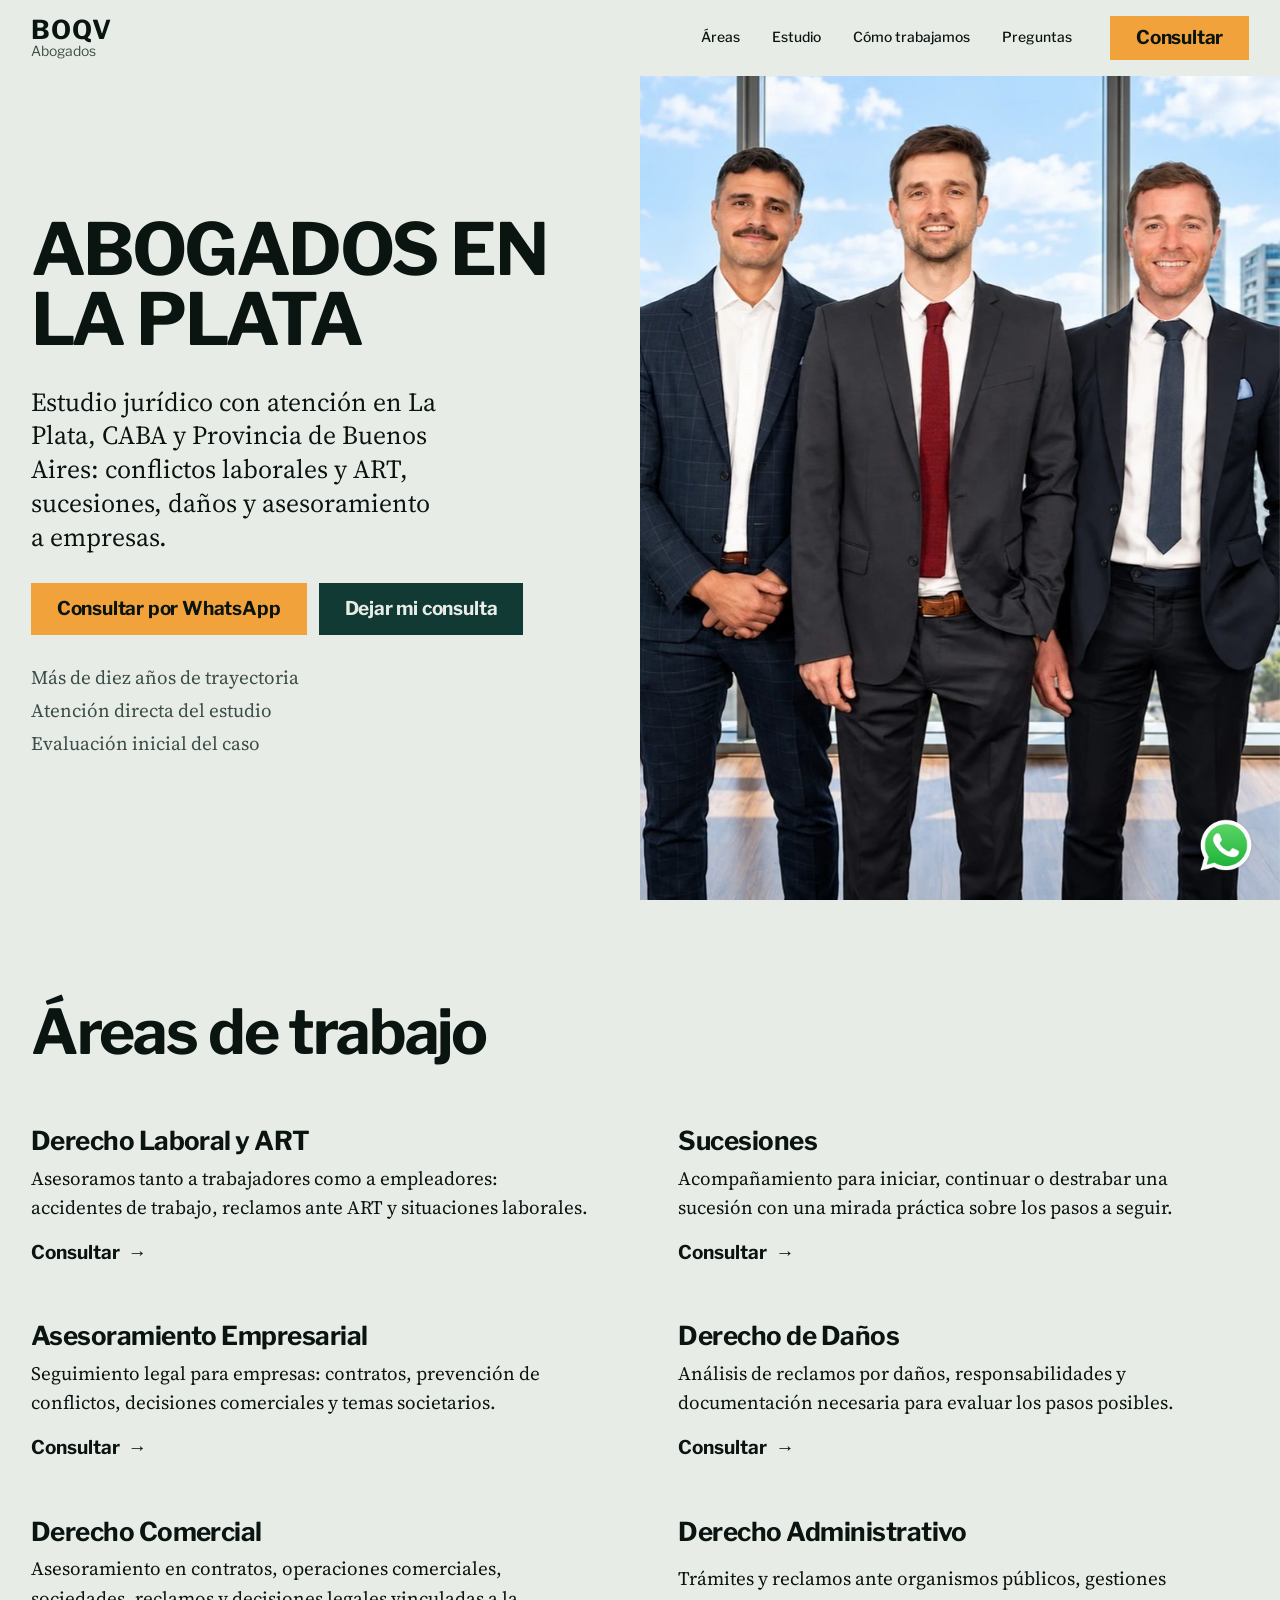
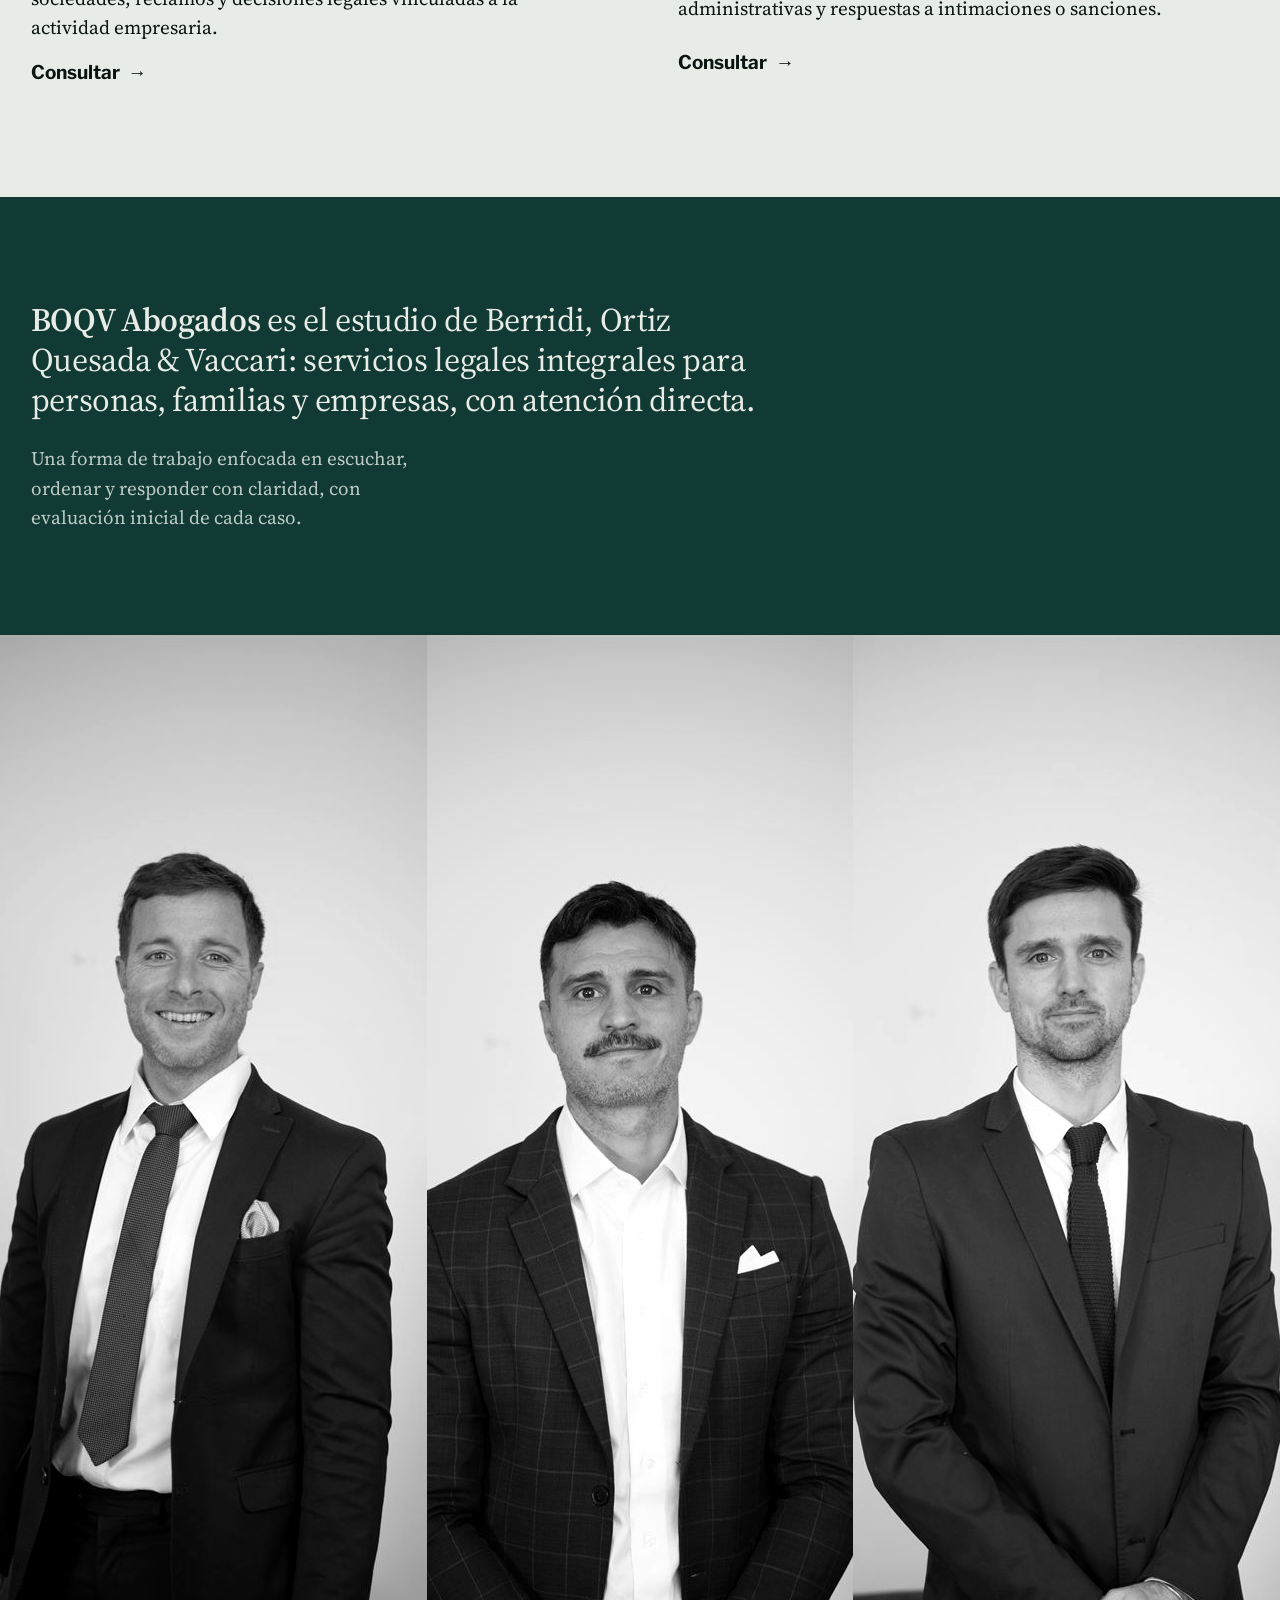
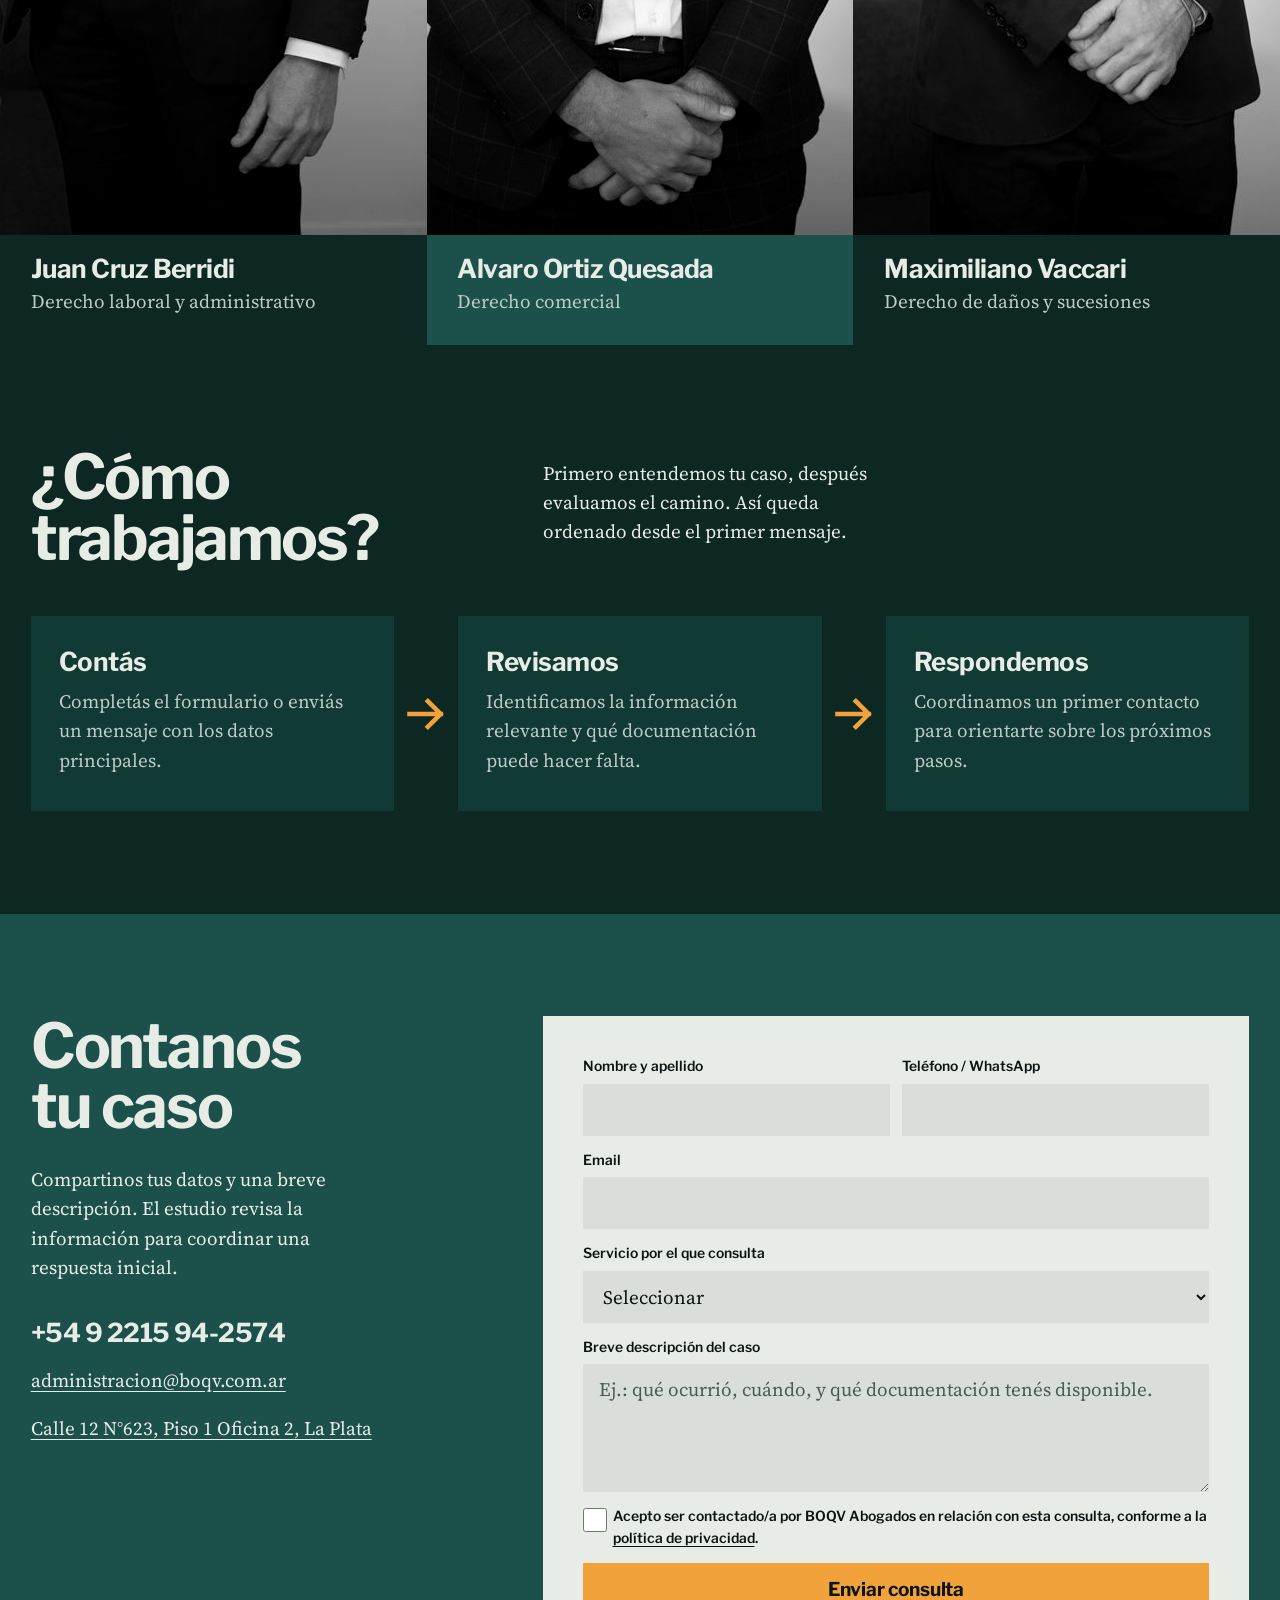
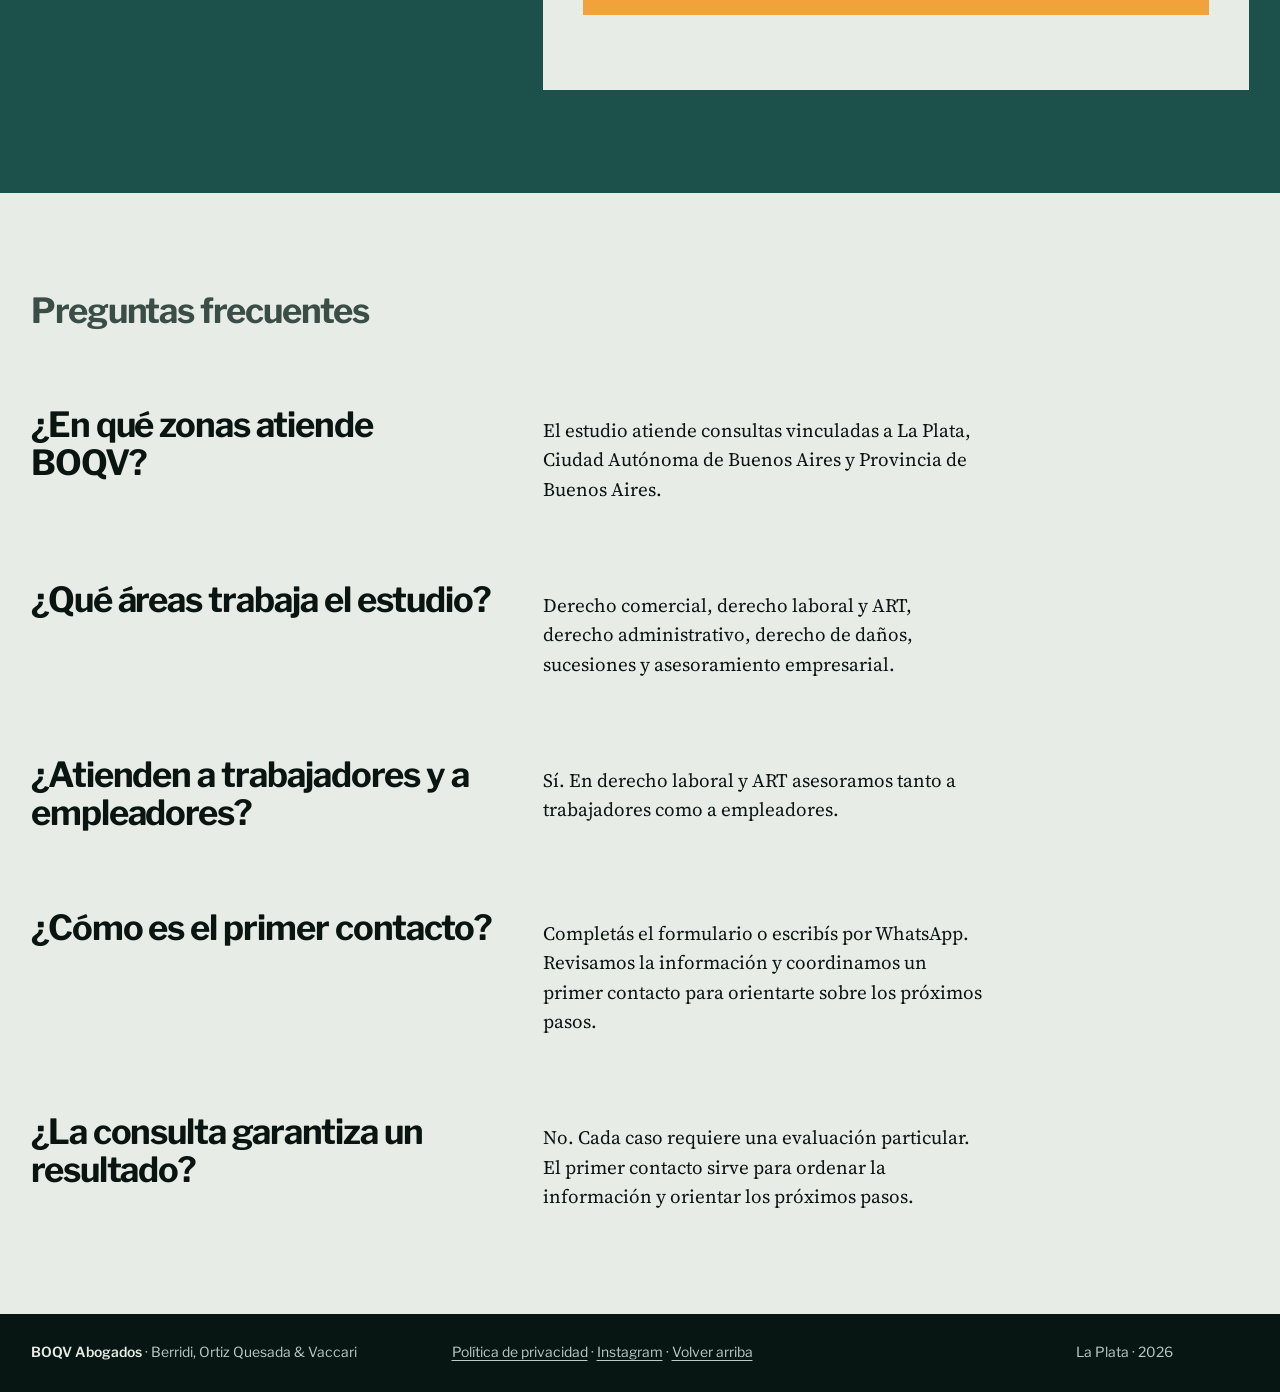
<file: index.html>
<!doctype html>
<html lang="es-AR">
  <head>
    <meta charset="utf-8" />
    <meta name="viewport" content="width=device-width, initial-scale=1" />
    <title>BOQV Abogados | Estudio jurídico en CABA y Provincia de Buenos Aires</title>
    <meta
      name="description"
      content="BOQV Abogados brinda asesoramiento legal en CABA y Provincia de Buenos Aires: derecho comercial, derecho laboral y ART, derecho administrativo, derecho de daños, sucesiones y asesoramiento empresarial."
    />
    <meta
      name="keywords"
      content="abogados en CABA, abogados Provincia de Buenos Aires, estudio jurídico, derecho comercial, derecho laboral, ART, derecho administrativo, derecho de daños, sucesiones, asesoramiento empresarial, accidentes laborales, abogados empresas"
    />
    <meta name="author" content="BOQV Abogados" />
    <meta name="robots" content="index, follow, max-image-preview:large, max-snippet:-1, max-video-preview:-1" />
    <meta name="googlebot" content="index, follow" />
    <meta name="bingbot" content="index, follow" />
    <meta name="format-detection" content="telephone=yes" />
    <meta name="theme-color" content="#123a34" />
    <meta name="geo.region" content="AR-B" />
    <meta name="geo.placename" content="Ciudad Autonoma de Buenos Aires; Provincia de Buenos Aires" />
    <meta name="ICBM" content="-34.6037, -58.3816" />
    <meta name="application-name" content="BOQV Abogados" />
    <meta property="og:locale" content="es_AR" />
    <meta property="og:site_name" content="BOQV Abogados" />
    <meta property="og:title" content="BOQV Abogados | Estudio jurídico en CABA y Provincia de Buenos Aires" />
    <meta
      property="og:description"
      content="Asesoramiento legal para personas, familias y empresas en derecho comercial, derecho laboral y ART, derecho administrativo, derecho de daños, sucesiones y asesoramiento empresarial."
    />
    <meta property="og:type" content="website" />
    <meta property="og:url" content="https://boqv.com.ar/" />
    <meta property="og:image" content="https://boqv.com.ar/assets/og-image.jpg?v=20261025" />
    <meta property="og:image:width" content="1200" />
    <meta property="og:image:height" content="630" />
    <meta property="og:image:alt" content="Equipo de BOQV Abogados" />
    <meta name="twitter:card" content="summary_large_image" />
    <meta name="twitter:title" content="BOQV Abogados | Asesoramiento legal" />
    <meta
      name="twitter:description"
      content="Estudio jurídico con atención en CABA y Provincia de Buenos Aires."
    />
    <meta name="twitter:image" content="https://boqv.com.ar/assets/og-image.jpg?v=20261025" />
    <link rel="canonical" href="https://boqv.com.ar/" />
    <link rel="icon" href="assets/favicon.svg" type="image/svg+xml" />
    <link rel="apple-touch-icon" href="assets/favicon.svg" />
    <link rel="preload" href="assets/hero.jpg" as="image" />
    <link rel="preconnect" href="https://fonts.googleapis.com" />
    <link rel="preconnect" href="https://fonts.gstatic.com" crossorigin />
    <link href="https://fonts.googleapis.com/css2?family=Libre+Franklin:wght@400;500;600;700&family=Source+Serif+4:ital,wght@0,400;0,600;1,400&display=swap" rel="stylesheet" />
    <link rel="stylesheet" href="styles.css?v=20261025-5" />
    <!-- Google Tag Manager -->
    <script>
      (function(w,d,s,l,i){w[l]=w[l]||[];w[l].push({'gtm.start':
      new Date().getTime(),event:'gtm.js'});var f=d.getElementsByTagName(s)[0],
      j=d.createElement(s),dl=l!='dataLayer'?'&l='+l:'';j.async=true;j.src=
      'https://www.googletagmanager.com/gtm.js?id='+i+dl;f.parentNode.insertBefore(j,f);
      })(window,document,'script','dataLayer','GTM-T2SK7KFD');
    </script>
    <!-- End Google Tag Manager -->

    <!-- Google tag (gtag.js) -->
    <script async src="https://www.googletagmanager.com/gtag/js?id=G-H3LNE1N0MR"></script>
    <script>
      window.dataLayer = window.dataLayer || [];
      function gtag(){dataLayer.push(arguments);}
      gtag('js', new Date());
      gtag('config', 'G-H3LNE1N0MR');
    </script>
    <!-- Meta Pixel Code -->
    <script>
      !function(f,b,e,v,n,t,s){if(f.fbq)return;n=f.fbq=function(){n.callMethod?
      n.callMethod.apply(n,arguments):n.queue.push(arguments)};if(!f._fbq)f._fbq=n;
      n.push=n;n.loaded=!0;n.version='2.0';n.queue=[];t=b.createElement(e);t.async=!0;
      t.src=v;s=b.getElementsByTagName(e)[0];s.parentNode.insertBefore(t,s)}(window,
      document,'script','https://connect.facebook.net/en_US/fbevents.js');
      fbq('init', '1673350053722419');
      fbq('track', 'PageView');
    </script>
    <noscript><img height="1" width="1" style="display:none"
      src="https://www.facebook.com/tr?id=1673350053722419&ev=PageView&noscript=1"
    /></noscript>
    <!-- End Meta Pixel Code -->
    <script type="application/ld+json">
      {
        "@context": "https://schema.org",
        "@graph": [
          {
            "@type": "LegalService",
            "@id": "#boqv-legal-service",
            "name": "BOQV Abogados",
            "alternateName": "Berridi, Ortiz Quesada & Vaccari",
            "description": "Estudio juridico argentino con asesoramiento legal para personas, familias y empresas en CABA y Provincia de Buenos Aires. Areas de referencia: derecho comercial, derecho laboral y ART, derecho administrativo, derecho de danos, sucesiones y asesoramiento empresarial.",
            "url": "https://boqv.com.ar/",
            "image": "https://boqv.com.ar/assets/og-image.jpg",
            "slogan": "Estudio juridico en La Plata para consultas laborales, sucesiones y asesoramiento a empresas",
            "telephone": "+54 9 2215 94-2574",
            "email": "administracion@boqv.com.ar",
            "address": {
              "@type": "PostalAddress",
              "streetAddress": "Calle 12 N 623, Piso 1 Oficina 2",
              "addressLocality": "La Plata",
              "addressRegion": "Provincia de Buenos Aires",
              "addressCountry": "AR"
            },
            "hasMap": "https://www.google.com/maps/search/?api=1&query=Calle%2012%20623%20Piso%201%20Oficina%202%2C%20La%20Plata%2C%20Buenos%20Aires%2C%20Argentina",
            "priceRange": "$$",
            "areaServed": [
              {
                "@type": "AdministrativeArea",
                "name": "Ciudad Autonoma de Buenos Aires"
              },
              {
                "@type": "AdministrativeArea",
                "name": "Provincia de Buenos Aires"
              }
            ],
            "knowsAbout": [
              "Derecho comercial",
              "Derecho laboral",
              "ART",
              "Derecho administrativo",
              "Derecho de danos",
              "Sucesiones",
              "Asesoramiento empresarial"
            ],
            "sameAs": [
              "https://www.instagram.com/estudioboqv/"
            ],
            "founder": [
              { "@id": "#alvaro-ortiz-quesada" },
              { "@id": "#juan-cruz-berridi" },
              { "@id": "#maximiliano-vaccari" }
            ],
            "employee": [
              { "@id": "#alvaro-ortiz-quesada" },
              { "@id": "#juan-cruz-berridi" },
              { "@id": "#maximiliano-vaccari" }
            ],
            "hasOfferCatalog": {
              "@type": "OfferCatalog",
              "name": "Servicios legales BOQV",
              "itemListElement": [
                {
                  "@type": "Offer",
                  "itemOffered": {
                    "@type": "Service",
                    "name": "Derecho Comercial",
                    "serviceType": "Derecho comercial"
                  }
                },
                {
                  "@type": "Offer",
                  "itemOffered": {
                    "@type": "Service",
                    "name": "Derecho Laboral y ART",
                    "serviceType": "Derecho laboral"
                  }
                },
                {
                  "@type": "Offer",
                  "itemOffered": {
                    "@type": "Service",
                    "name": "Derecho Administrativo",
                    "serviceType": "Derecho administrativo"
                  }
                },
                {
                  "@type": "Offer",
                  "itemOffered": {
                    "@type": "Service",
                    "name": "Derecho de Daños",
                    "serviceType": "Derecho de danos"
                  }
                },
                {
                  "@type": "Offer",
                  "itemOffered": {
                    "@type": "Service",
                    "name": "Sucesiones",
                    "serviceType": "Derecho sucesorio"
                  }
                },
                {
                  "@type": "Offer",
                  "itemOffered": {
                    "@type": "Service",
                    "name": "Asesoramiento Empresarial",
                    "serviceType": "Derecho comercial y societario"
                  }
                }
              ]
            }
          },
          {
            "@type": "Person",
            "@id": "#alvaro-ortiz-quesada",
            "name": "Alvaro Ortiz Quesada",
            "jobTitle": "Abogado",
            "worksFor": { "@id": "#boqv-legal-service" },
            "knowsAbout": ["Derecho comercial"],
            "image": "https://boqv.com.ar/assets/alvaro-ortiz-quesada.jpg"
          },
          {
            "@type": "Person",
            "@id": "#juan-cruz-berridi",
            "name": "Juan Cruz Berridi",
            "jobTitle": "Abogado",
            "worksFor": { "@id": "#boqv-legal-service" },
            "knowsAbout": ["Derecho laboral", "Derecho administrativo"],
            "image": "https://boqv.com.ar/assets/juan-cruz-berridi.jpg"
          },
          {
            "@type": "Person",
            "@id": "#maximiliano-vaccari",
            "name": "Maximiliano Vaccari",
            "jobTitle": "Abogado",
            "worksFor": { "@id": "#boqv-legal-service" },
            "knowsAbout": ["Derecho de danos", "Sucesiones"],
            "image": "https://boqv.com.ar/assets/maximiliano-vaccari.jpg"
          },
          {
            "@type": "FAQPage",
            "@id": "#faq",
            "mainEntity": [
              {
                "@type": "Question",
                "name": "En que zonas atiende BOQV Abogados?",
                "acceptedAnswer": {
                  "@type": "Answer",
                  "text": "BOQV Abogados atiende consultas legales vinculadas a Ciudad Autonoma de Buenos Aires y Provincia de Buenos Aires."
                }
              },
              {
                "@type": "Question",
                "name": "Que areas trabaja el estudio?",
                "acceptedAnswer": {
                  "@type": "Answer",
                  "text": "El estudio trabaja derecho comercial, derecho laboral y ART, derecho administrativo, derecho de danos, sucesiones y asesoramiento empresarial."
                }
              }
            ]
          }
        ]
      }
    </script>
  </head>
  <body>
    <!-- Google Tag Manager (noscript) -->
    <noscript><iframe src="https://www.googletagmanager.com/ns.html?id=GTM-T2SK7KFD"
    height="0" width="0" style="display:none;visibility:hidden"></iframe></noscript>
    <!-- End Google Tag Manager (noscript) -->
    <a class="skip" href="#contenido">Saltar al contenido</a>
    <header class="site-header" aria-label="Encabezado principal">
      <a class="brand" href="#inicio" aria-label="BOQV Abogados, inicio">
        <span class="brand__name">BOQV</span>
        <span class="brand__sub">Abogados</span>
      </a>
      <nav class="nav" aria-label="Navegación principal">
        <a href="#servicios">Áreas</a>
        <a href="#equipo">Estudio</a>
        <a href="#proceso">Cómo trabajamos</a>
        <a href="#faq">Preguntas</a>
      </nav>
      <a class="header-cta btn btn-primary" href="#consulta">Consultar</a>
    </header>
    <main id="inicio">
      <section class="hero" id="contenido" tabindex="-1" aria-label="Presentación">
        <div class="hero__text">
          <h1 class="title"><span class="title__line"><span>Abogados en</span></span> <span class="title__line"><span>La Plata</span></span></h1>
          <p class="hero__lead">
            Estudio jurídico con atención en La Plata, CABA y Provincia de
            Buenos Aires: conflictos laborales y ART, sucesiones, daños y
            asesoramiento a empresas.
          </p>
          <div class="hero__actions" aria-label="Acciones principales">
            <a class="btn btn-primary" data-whatsapp-link href="#consulta">Consultar por WhatsApp</a>
            <a class="btn btn-secondary" href="#consulta">Dejar mi consulta</a>
          </div>
          <ul class="hero__facts" aria-label="Datos destacados">
            <li>Más de diez años de trayectoria</li>
            <li>Atención directa del estudio</li>
            <li>Evaluación inicial del caso</li>
          </ul>
        </div>
        <div class="hero__media">
          <img class="hero__photo" src="assets/hero.jpg" alt="Los tres abogados de BOQV en su estudio" width="1400" height="1083" />
        </div>
      </section>

      <section id="servicios" class="areas" aria-labelledby="areas-title">
        <h2 id="areas-title">Áreas de trabajo</h2>
        <ul class="areas__list" aria-label="Áreas de consulta">
          <li id="laboral" class="area">
            <h3>Derecho Laboral y ART</h3>
            <p>
              Asesoramos tanto a trabajadores como a empleadores: accidentes
              de trabajo, reclamos ante ART y situaciones laborales.
            </p>
            <a class="service-card__cta" href="#consulta" data-service="Derecho Laboral y ART" aria-label="Consultar por Derecho Laboral y ART">Consultar <span aria-hidden="true">→</span></a>
          </li>
          <li id="sucesiones" class="area">
            <h3>Sucesiones</h3>
            <p>
              Acompañamiento para iniciar, continuar o destrabar una sucesión
              con una mirada práctica sobre los pasos a seguir.
            </p>
            <a class="service-card__cta" href="#consulta" data-service="Sucesiones" aria-label="Consultar por Sucesiones">Consultar <span aria-hidden="true">→</span></a>
          </li>
          <li id="empresarial" class="area">
            <h3>Asesoramiento Empresarial</h3>
            <p>
              Seguimiento legal para empresas: contratos, prevención de
              conflictos, decisiones comerciales y temas societarios.
            </p>
            <a class="service-card__cta" href="#consulta" data-service="Asesoramiento Empresarial" aria-label="Consultar por Asesoramiento Empresarial">Consultar <span aria-hidden="true">→</span></a>
          </li>
          <li id="danos" class="area">
            <h3>Derecho de Daños</h3>
            <p>
              Análisis de reclamos por daños, responsabilidades y
              documentación necesaria para evaluar los pasos posibles.
            </p>
            <a class="service-card__cta" href="#consulta" data-service="Derecho de Daños" aria-label="Consultar por Derecho de Daños">Consultar <span aria-hidden="true">→</span></a>
          </li>
          <li id="comercial" class="area">
            <h3>Derecho Comercial</h3>
            <p>
              Asesoramiento en contratos, operaciones comerciales, sociedades,
              reclamos y decisiones legales vinculadas a la actividad
              empresaria.
            </p>
            <a class="service-card__cta" href="#consulta" data-service="Derecho Comercial" aria-label="Consultar por Derecho Comercial">Consultar <span aria-hidden="true">→</span></a>
          </li>
          <li id="administrativo" class="area">
            <h3>Derecho Administrativo</h3>
            <p>
              Trámites y reclamos ante organismos públicos, gestiones
              administrativas y respuestas a intimaciones o sanciones.
            </p>
            <a class="service-card__cta" href="#consulta" data-service="Derecho Administrativo" aria-label="Consultar por Derecho Administrativo">Consultar <span aria-hidden="true">→</span></a>
          </li>
        </ul>
      </section>

      <section id="equipo" class="studio" aria-labelledby="studio-title">
        <h2 id="studio-title" class="visually-hidden">El estudio</h2>
        <div class="studio__text">
          <p class="studio__lead">
            <strong>BOQV Abogados</strong> es el estudio de Berridi, Ortiz
            Quesada &amp; Vaccari: servicios legales integrales para personas,
            familias y empresas, con atención directa.
          </p>
          <p class="studio__more">
            Una forma de trabajo enfocada en escuchar, ordenar y responder con
            claridad, con evaluación inicial de cada caso.
          </p>
        </div>
        <ul class="trio" aria-label="Integrantes del estudio">
          <li class="trio__item">
            <img src="assets/juan-cruz-berridi.jpg" alt="Juan Cruz Berridi, abogado de BOQV" width="800" height="1200" loading="lazy" />
            <div class="trio__cap"><h3>Juan Cruz Berridi</h3><p>Derecho laboral y administrativo</p></div>
          </li>
          <li class="trio__item">
            <img src="assets/alvaro-ortiz-quesada.jpg" alt="Alvaro Ortiz Quesada, abogado de BOQV" width="800" height="1200" loading="lazy" />
            <div class="trio__cap"><h3>Alvaro Ortiz Quesada</h3><p>Derecho comercial</p></div>
          </li>
          <li class="trio__item">
            <img src="assets/maximiliano-vaccari.jpg" alt="Maximiliano Vaccari, abogado de BOQV" width="800" height="1200" loading="lazy" />
            <div class="trio__cap"><h3>Maximiliano Vaccari</h3><p>Derecho de daños y sucesiones</p></div>
          </li>
        </ul>
      </section>

      <section id="proceso" class="flow" aria-labelledby="flow-title">
        <div class="flow__text">
          <h2 id="flow-title">¿Cómo trabajamos?</h2>
          <p>
            Primero entendemos tu caso, después evaluamos el camino. Así queda
            ordenado desde el primer mensaje.
          </p>
        </div>
        <ol class="flow__steps">
          <li>
            <h3>Contás</h3>
            <p>Completás el formulario o enviás un mensaje con los datos principales.</p>
          </li>
          <li>
            <h3>Revisamos</h3>
            <p>Identificamos la información relevante y qué documentación puede hacer falta.</p>
          </li>
          <li>
            <h3>Respondemos</h3>
            <p>Coordinamos un primer contacto para orientarte sobre los próximos pasos.</p>
          </li>
        </ol>
      </section>

      <section id="consulta" class="contact" aria-labelledby="contact-title">
        <div class="contact__intro">
          <h2 id="contact-title">Contanos tu caso</h2>
          <p class="contact__note">
            Compartinos tus datos y una breve descripción. El estudio revisa la
            información para coordinar una respuesta inicial.
          </p>
          <address class="contact__direct">
            <a class="contact__phone" href="tel:+5492215942574">+54 9 2215 94-2574</a>
            <a href="mailto:administracion@boqv.com.ar">administracion@boqv.com.ar</a>
            <a href="https://www.google.com/maps/search/?api=1&amp;query=Calle%2012%20623%20Piso%201%20Oficina%202%2C%20La%20Plata%2C%20Buenos%20Aires%2C%20Argentina" target="_blank" rel="noopener">Calle 12 N°623, Piso 1 Oficina 2, La Plata</a>
          </address>
        </div>
        <form class="lead-form" id="leadForm" action="#" method="post">
          <input type="hidden" name="utm_source" data-param="utm_source" />
          <input type="hidden" name="utm_medium" data-param="utm_medium" />
          <input type="hidden" name="utm_campaign" data-param="utm_campaign" />
          <input type="hidden" name="utm_content" data-param="utm_content" />
          <input type="hidden" name="utm_term" data-param="utm_term" />
          <input type="hidden" name="gclid" data-param="gclid" />
          <input type="hidden" name="gbraid" data-param="gbraid" />
          <input type="hidden" name="wbraid" data-param="wbraid" />
          <input type="hidden" name="msclkid" data-param="msclkid" />
          <input type="hidden" name="fbclid" data-param="fbclid" />
          <label>
            Nombre y apellido
            <input
              name="nombre"
              autocomplete="name"
              pattern="[A-Za-zÁÉÍÓÚáéíóúÑñÜü' \-]+"
              title="Solo letras, sin números"
              required
            />
          </label>
          <label>
            Teléfono / WhatsApp
            <input
              name="telefono"
              type="tel"
              autocomplete="tel"
              inputmode="numeric"
              pattern="[0-9]{6,15}"
              title="Solo números, sin espacios ni guiones"
              required
            />
          </label>
          <label class="full">
            Email
            <input name="email" type="email" autocomplete="email" required />
          </label>
          <label class="full">
            Servicio por el que consulta
            <select name="servicio" required>
              <option value="">Seleccionar</option>
              <option>Derecho Comercial</option>
              <option>Derecho Laboral y ART</option>
              <option>Derecho Administrativo</option>
              <option>Derecho de Daños</option>
              <option>Sucesiones</option>
              <option>Asesoramiento Empresarial</option>
              <option>Otro tema legal</option>
            </select>
          </label>
          <fieldset class="full art-fields" id="artFields" hidden>
            <legend>Si tu consulta es por accidente laboral / ART</legend>
            <label>
              ¿Estás en blanco?
              <select name="art_en_blanco">
                <option value="">Seleccionar</option>
                <option>Sí</option>
                <option>No</option>
                <option>No estoy seguro/a</option>
              </select>
            </label>
            <label>
              ¿La ART te atendió?
              <select name="art_atencion">
                <option value="">Seleccionar</option>
                <option>Sí</option>
                <option>No</option>
              </select>
            </label>
            <label>
              ¿Te dieron el alta?
              <select name="art_alta">
                <option value="">Seleccionar</option>
                <option>Sí</option>
                <option>No</option>
              </select>
            </label>
          </fieldset>
          <label class="full">
            Breve descripción del caso
            <textarea
              name="descripcion"
              rows="4"
              placeholder="Ej.: qué ocurrió, cuándo, y qué documentación tenés disponible."
              required
            ></textarea>
          </label>
          <label class="checkbox full">
            <input type="checkbox" name="acepta" required />
            <span>
              Acepto ser contactado/a por BOQV Abogados en relación con esta
              consulta, conforme a la
              <a href="privacidad.html" target="_blank" rel="noopener">política de privacidad</a>.
            </span>
          </label>
          <button class="btn btn-primary full" type="submit">Enviar consulta</button>
          <p class="form-status full" id="formStatus" role="status" aria-live="polite"></p>
        </form>
      </section>

      <section id="faq" class="faq" aria-labelledby="faq-title">
        <div class="qa qa--head"><h2 id="faq-title">Preguntas frecuentes</h2></div>
        <div class="qa"><h3>¿En qué zonas atiende BOQV?</h3><p>El estudio atiende consultas vinculadas a La Plata, Ciudad Autónoma de Buenos Aires y Provincia de Buenos Aires.</p></div>
        <div class="qa"><h3>¿Qué áreas trabaja el estudio?</h3><p>Derecho comercial, derecho laboral y ART, derecho administrativo, derecho de daños, sucesiones y asesoramiento empresarial.</p></div>
        <div class="qa"><h3>¿Atienden a trabajadores y a empleadores?</h3><p>Sí. En derecho laboral y ART asesoramos tanto a trabajadores como a empleadores.</p></div>
        <div class="qa"><h3>¿Cómo es el primer contacto?</h3><p>Completás el formulario o escribís por WhatsApp. Revisamos la información y coordinamos un primer contacto para orientarte sobre los próximos pasos.</p></div>
        <div class="qa"><h3>¿La consulta garantiza un resultado?</h3><p>No. Cada caso requiere una evaluación particular. El primer contacto sirve para ordenar la información y orientar los próximos pasos.</p></div>
      </section>
    </main>

    <footer class="site-footer">
      <p class="foot__name"><strong>BOQV Abogados</strong> · Berridi, Ortiz Quesada &amp; Vaccari</p>
      <p class="foot__links"><a href="privacidad.html">Política de privacidad</a> · <a href="https://www.instagram.com/estudioboqv/" target="_blank" rel="noopener">Instagram</a> · <a href="#inicio">Volver arriba</a></p>
      <p class="foot__city">La Plata · 2026</p>
    </footer>
    <a class="whatsapp-float" data-whatsapp-link href="#consulta" aria-label="Contactar por WhatsApp">
      <img src="assets/WhatsApp_icon.png" alt="" aria-hidden="true" />
    </a>
    <div class="mobile-bar" aria-label="Acciones rápidas">
      <a data-whatsapp-link href="#consulta">WhatsApp</a>
      <a href="#consulta">Formulario</a>
    </div>
    <script src="script.js?v=20260710-4"></script>
    <script src="ui.js?v=20261025-5" defer></script>
  </body>
</html>
</file>
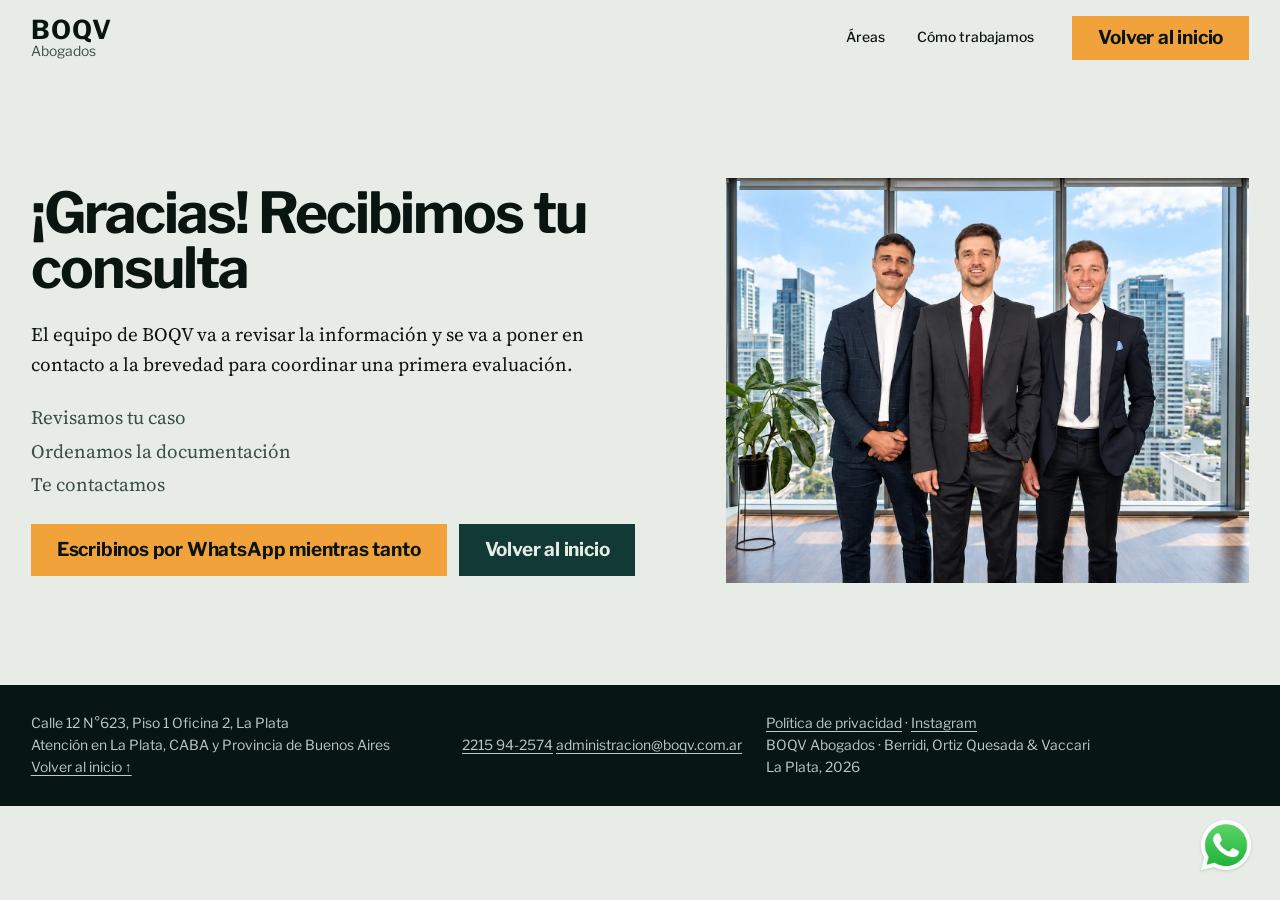
<file: gracias.html>
<!doctype html>
<html lang="es-AR">
  <head>
    <meta charset="utf-8" />
    <meta name="viewport" content="width=device-width, initial-scale=1" />
    <title>Gracias por tu consulta | BOQV Abogados</title>
    <meta
      name="description"
      content="Recibimos tu consulta. El equipo de BOQV Abogados la va a revisar y se va a poner en contacto a la brevedad."
    />
    <meta name="robots" content="noindex, nofollow" />
    <meta name="theme-color" content="#123a34" />
    <link rel="icon" href="assets/favicon.svg" type="image/svg+xml" />
    <link rel="apple-touch-icon" href="assets/favicon.svg" />
    <link rel="preconnect" href="https://fonts.googleapis.com" />
    <link rel="preconnect" href="https://fonts.gstatic.com" crossorigin />
    <link href="https://fonts.googleapis.com/css2?family=Libre+Franklin:wght@400;500;600;700&family=Source+Serif+4:ital,wght@0,400;0,600;1,400&display=swap" rel="stylesheet" />
    <link rel="stylesheet" href="styles.css?v=20261025-5" />
    <!-- Google Tag Manager -->
    <script>
      (function(w,d,s,l,i){w[l]=w[l]||[];w[l].push({'gtm.start':
      new Date().getTime(),event:'gtm.js'});var f=d.getElementsByTagName(s)[0],
      j=d.createElement(s),dl=l!='dataLayer'?'&l='+l:'';j.async=true;j.src=
      'https://www.googletagmanager.com/gtm.js?id='+i+dl;f.parentNode.insertBefore(j,f);
      })(window,document,'script','dataLayer','GTM-T2SK7KFD');
    </script>
    <!-- End Google Tag Manager -->

    <!-- Google tag (gtag.js) -->
    <script async src="https://www.googletagmanager.com/gtag/js?id=G-H3LNE1N0MR"></script>
    <script>
      window.dataLayer = window.dataLayer || [];
      function gtag(){dataLayer.push(arguments);}
      gtag('js', new Date());
      gtag('config', 'G-H3LNE1N0MR');
    </script>
    <!-- Meta Pixel Code -->
    <script>
      !function(f,b,e,v,n,t,s){if(f.fbq)return;n=f.fbq=function(){n.callMethod?
      n.callMethod.apply(n,arguments):n.queue.push(arguments)};if(!f._fbq)f._fbq=n;
      n.push=n;n.loaded=!0;n.version='2.0';n.queue=[];t=b.createElement(e);t.async=!0;
      t.src=v;s=b.getElementsByTagName(e)[0];s.parentNode.insertBefore(t,s)}(window,
      document,'script','https://connect.facebook.net/en_US/fbevents.js');
      fbq('init', '1673350053722419');
      fbq('track', 'PageView');
    </script>
    <noscript><img height="1" width="1" style="display:none"
      src="https://www.facebook.com/tr?id=1673350053722419&ev=PageView&noscript=1"
    /></noscript>
    <!-- End Meta Pixel Code -->
    <script>
      window.dataLayer = window.dataLayer || [];
      window.dataLayer.push({ event: "thank_you_page_view" });
    </script>
  </head>
  <body>
    <!-- Google Tag Manager (noscript) -->
    <noscript><iframe src="https://www.googletagmanager.com/ns.html?id=GTM-T2SK7KFD"
    height="0" width="0" style="display:none;visibility:hidden"></iframe></noscript>
    <!-- End Google Tag Manager (noscript) -->
    <header class="site-header" aria-label="Encabezado principal">
      <a class="brand" href="index.html" aria-label="BOQV Abogados, inicio">
        <span class="brand__name">BOQV</span>
        <span class="brand__sub">Abogados</span>
      </a>
      <nav class="nav" aria-label="Navegación principal">
        <a href="index.html#servicios">Áreas</a>
        <a href="index.html#proceso">Cómo trabajamos</a>
      </nav>
      <a class="header-cta btn btn-primary" href="index.html">Volver al inicio</a>
    </header>

    <main>
      <section class="plain plain--thanks" aria-labelledby="gracias-title">
        <div class="plain__text">
        <h1 id="gracias-title">¡Gracias! Recibimos tu consulta</h1>
        <p>
          El equipo de BOQV va a revisar la información y se va a poner en
          contacto a la brevedad para coordinar una primera evaluación.
        </p>
        <ul class="hero__facts" aria-label="Próximos pasos">
          <li>Revisamos tu caso</li>
          <li>Ordenamos la documentación</li>
          <li>Te contactamos</li>
        </ul>
        <div class="hero__actions" aria-label="Acciones">
          <a class="btn btn-primary" data-whatsapp-link href="#">Escribinos por WhatsApp mientras tanto</a>
          <a class="btn btn-secondary" href="index.html">Volver al inicio</a>
        </div>
        </div>
        <img class="plain__photo" src="assets/hero.jpg" alt="Los tres abogados de BOQV en su estudio" width="1400" height="1083" />
      </section>
    </main>

    <footer class="site-footer">
      <div class="foot__top">
        <p>Calle 12 N°623, Piso 1 Oficina 2, La Plata</p>
        <p>Atención en La Plata, CABA y Provincia de Buenos Aires</p>
        <a href="index.html">Volver al inicio ↑</a>
      </div>
      <div class="foot__main">
        <a class="foot__phone" href="tel:+5492215942574" aria-label="Llamar al +54 9 2215 94-2574">2215 94-2574</a>
        <a class="foot__mail" href="mailto:administracion@boqv.com.ar">administracion@boqv.com.ar</a>
      </div>
      <div class="foot__meta">
        <p><a href="privacidad.html">Política de privacidad</a> · <a href="https://www.instagram.com/estudioboqv/" target="_blank" rel="noopener">Instagram</a></p>
        <p>BOQV Abogados · Berridi, Ortiz Quesada &amp; Vaccari</p>
        <p>La Plata, 2026</p>
      </div>
    </footer>

    <a class="whatsapp-float" data-whatsapp-link href="#" aria-label="Contactar por WhatsApp">
      <img src="assets/WhatsApp_icon.png" alt="" aria-hidden="true" />
    </a>

    <script src="script.js?v=20260710-4"></script>
    <script src="ui.js?v=20261025-5" defer></script>
  </body>
</html>
</file>
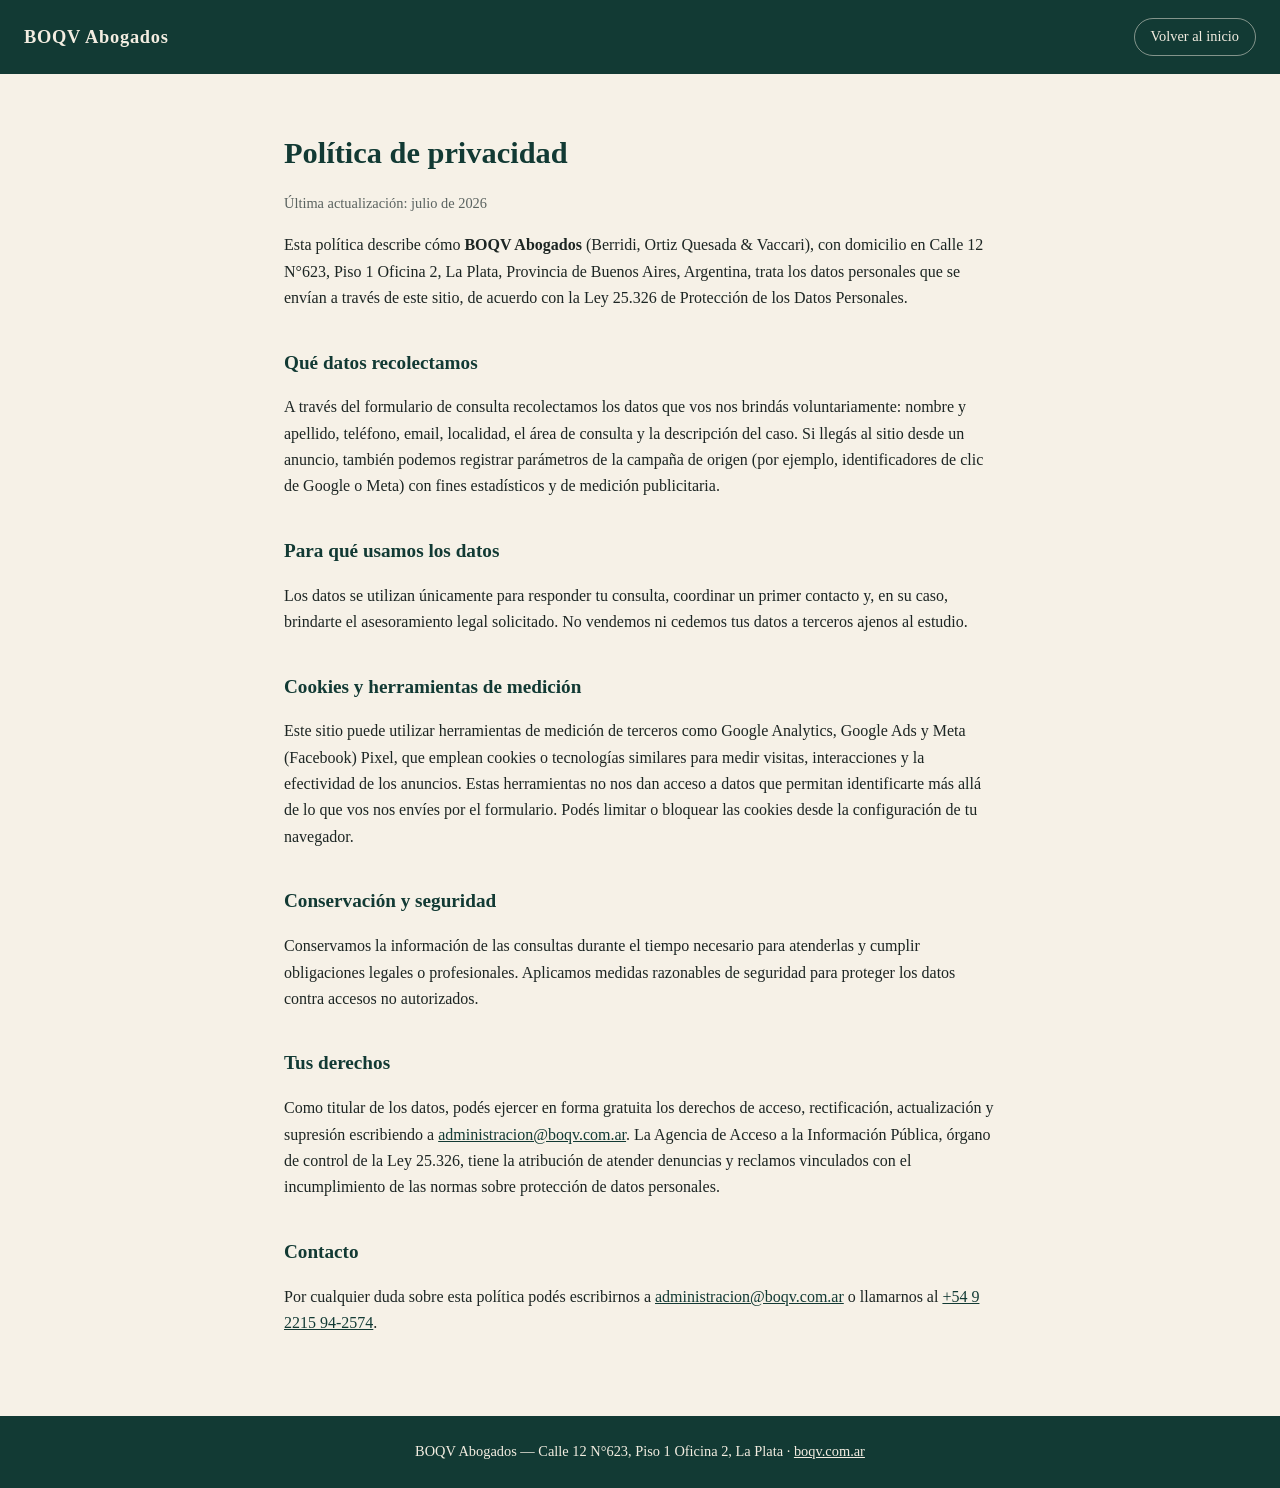
<file: privacidad.html>
<!doctype html>
<html lang="es-AR">
  <head>
    <meta charset="utf-8" />
    <meta name="viewport" content="width=device-width, initial-scale=1" />
    <title>Política de privacidad | BOQV Abogados</title>
    <meta
      name="description"
      content="Política de privacidad de BOQV Abogados: qué datos recolectamos a través del formulario de consulta, con qué finalidad y cómo ejercer tus derechos."
    />
    <meta name="robots" content="index, follow" />
    <meta name="theme-color" content="#123a34" />
    <link rel="canonical" href="https://boqv.com.ar/privacidad.html" />
    <link rel="icon" href="assets/favicon.svg" type="image/svg+xml" />
    <style>
      :root {
        color-scheme: light;
      }
      * {
        box-sizing: border-box;
      }
      body {
        margin: 0;
        font-family: Georgia, "Times New Roman", serif;
        background: #f6f1e7;
        color: #1c2523;
        line-height: 1.65;
      }
      header {
        background: #123a34;
        color: #f3ede1;
        padding: 1.1rem 1.5rem;
        display: flex;
        align-items: center;
        justify-content: space-between;
        gap: 1rem;
      }
      header strong {
        font-size: 1.15rem;
        letter-spacing: 0.04em;
      }
      header a {
        color: #f3ede1;
        text-decoration: none;
        border: 1px solid rgba(243, 237, 225, 0.5);
        border-radius: 999px;
        padding: 0.4rem 1rem;
        font-size: 0.9rem;
      }
      main {
        max-width: 760px;
        margin: 0 auto;
        padding: 2.5rem 1.5rem 4rem;
      }
      h1 {
        color: #123a34;
        font-size: 1.9rem;
        line-height: 1.25;
      }
      h2 {
        color: #123a34;
        font-size: 1.2rem;
        margin-top: 2.2rem;
      }
      a {
        color: #123a34;
      }
      footer {
        background: #123a34;
        color: #f3ede1;
        padding: 1.5rem;
        text-align: center;
        font-size: 0.9rem;
      }
      footer a {
        color: #f3ede1;
      }
      .updated {
        font-size: 0.9rem;
        color: #5b6360;
      }
    </style>
  </head>
  <body>
    <header>
      <strong>BOQV Abogados</strong>
      <a href="index.html">Volver al inicio</a>
    </header>
    <main>
      <h1>Política de privacidad</h1>
      <p class="updated">Última actualización: julio de 2026</p>

      <p>
        Esta política describe cómo <strong>BOQV Abogados</strong> (Berridi,
        Ortiz Quesada &amp; Vaccari), con domicilio en Calle 12 N°623, Piso 1
        Oficina 2, La
        Plata, Provincia de Buenos Aires, Argentina, trata los datos personales
        que se envían a través de este sitio, de acuerdo con la Ley 25.326 de
        Protección de los Datos Personales.
      </p>

      <h2>Qué datos recolectamos</h2>
      <p>
        A través del formulario de consulta recolectamos los datos que vos nos
        brindás voluntariamente: nombre y apellido, teléfono, email, localidad,
        el área de consulta y la descripción del caso. Si llegás al sitio desde
        un anuncio, también podemos registrar parámetros de la campaña de
        origen (por ejemplo, identificadores de clic de Google o Meta) con
        fines estadísticos y de medición publicitaria.
      </p>

      <h2>Para qué usamos los datos</h2>
      <p>
        Los datos se utilizan únicamente para responder tu consulta, coordinar
        un primer contacto y, en su caso, brindarte el asesoramiento legal
        solicitado. No vendemos ni cedemos tus datos a terceros ajenos al
        estudio.
      </p>

      <h2>Cookies y herramientas de medición</h2>
      <p>
        Este sitio puede utilizar herramientas de medición de terceros como
        Google Analytics, Google Ads y Meta (Facebook) Pixel, que emplean
        cookies o tecnologías similares para medir visitas, interacciones y la
        efectividad de los anuncios. Estas herramientas no nos dan acceso a
        datos que permitan identificarte más allá de lo que vos nos envíes por
        el formulario. Podés limitar o bloquear las cookies desde la
        configuración de tu navegador.
      </p>

      <h2>Conservación y seguridad</h2>
      <p>
        Conservamos la información de las consultas durante el tiempo necesario
        para atenderlas y cumplir obligaciones legales o profesionales.
        Aplicamos medidas razonables de seguridad para proteger los datos
        contra accesos no autorizados.
      </p>

      <h2>Tus derechos</h2>
      <p>
        Como titular de los datos, podés ejercer en forma gratuita los derechos
        de acceso, rectificación, actualización y supresión escribiendo a
        <a href="mailto:administracion@boqv.com.ar">administracion@boqv.com.ar</a>. La Agencia de
        Acceso a la Información Pública, órgano de control de la Ley 25.326,
        tiene la atribución de atender denuncias y reclamos vinculados con el
        incumplimiento de las normas sobre protección de datos personales.
      </p>

      <h2>Contacto</h2>
      <p>
        Por cualquier duda sobre esta política podés escribirnos a
        <a href="mailto:administracion@boqv.com.ar">administracion@boqv.com.ar</a> o llamarnos al
        <a href="tel:+5492215942574">+54 9 2215 94-2574</a>.
      </p>
    </main>
    <footer>
      BOQV Abogados — Calle 12 N°623, Piso 1 Oficina 2, La Plata ·
      <a href="index.html">boqv.com.ar</a>
    </footer>
  </body>
</html>
</file>
<file: styles.css>
/* BOQV Abogados — informe anual: banda de fotografías, eje al 42 %, bloques de color plano.
   Libre Franklin para títulos, Source Serif 4 para leer. Cinco tamaños. */

:root {
  --g1: #071613;
  --g2: #0d2723;
  --g3: #123a34;
  --g4: #1c514b;
  --g5: #2b6b63;
  --bone: #e8ece7;
  --bone-2: #d9dfd8;
  --ink: #0a1411;
  --soft: #3b4d47;
  --on-dark-soft: #bccbc5;
  --gold: #f2a23a;
  --gold-tint: #f7c27d;

  --m: clamp(16px, 2.4vw, 32px);
  --header-h: 76px;
  --axis: 42%;
  --section: clamp(72px, 8vw, 120px);
  --ease: cubic-bezier(0.2, 0.8, 0.2, 1);

  --step-small: clamp(0.8125rem, 0.79rem + 0.1vw, 0.875rem);
  --step-body: clamp(1.0625rem, 1rem + 0.25vw, 1.1875rem);
  --step-lead: clamp(1.25rem, 1.1rem + 0.7vw, 1.625rem);
  --step-head: clamp(2rem, 1.3rem + 3.2vw, 4rem);
  --step-display: clamp(2.75rem, 5.6vw, 6rem);

  --sans: "Libre Franklin", "Helvetica Neue", Arial, sans-serif;
  --serif: "Source Serif 4", Georgia, "Times New Roman", serif;

  color-scheme: light;
  font-family: var(--serif);
}

* { box-sizing: border-box; }
html { scroll-behavior: smooth; scroll-padding-top: calc(var(--header-h) + 8px); }
body {
  margin: 0;
  background: var(--bone);
  color: var(--ink);
  font-family: var(--serif);
  font-size: var(--step-body);
  line-height: 1.55;
  -webkit-font-smoothing: antialiased;
}
img { display: block; max-width: 100%; }
a { color: inherit; text-decoration: none; }
h1, h2, h3, p, ul, ol, dl, dd { margin: 0; padding: 0; }
ul, ol { list-style: none; }
.visually-hidden { position: absolute; width: 1px; height: 1px; overflow: hidden; clip-path: inset(50%); white-space: nowrap; }

h1, h2, h3 { font-family: var(--sans); font-weight: 700; }
h2 { font-size: var(--step-head); letter-spacing: -0.035em; line-height: 0.98; text-wrap: balance; }
h3 { font-size: var(--step-lead); letter-spacing: -0.02em; line-height: 1.1; }
:focus-visible { outline: 3px solid var(--focus, var(--ink)); outline-offset: 3px; }
.studio, .flow, .contact { --focus: var(--gold); }
.skip { position: absolute; left: 8px; top: -64px; z-index: 100; padding: 12px 18px; background: var(--ink); color: var(--bone); font-family: var(--sans); font-weight: 600; }
.skip:focus { top: 8px; }
::selection { background: var(--gold); color: var(--ink); }

/* ───────── Botones: planos, de borde recto ───────── */
.btn {
  display: inline-flex;
  align-items: center;
  justify-content: center;
  min-height: 52px;
  padding: 0 26px;
  border: 0;
  border-radius: 0;
  font-family: var(--sans);
  font-size: var(--step-body);
  font-weight: 700;
  letter-spacing: -0.01em;
  cursor: pointer;
  transition: transform 0.18s var(--ease), background-color 0.18s var(--ease);
}
.btn:active { transform: scale(0.97); }
.btn-primary { background: var(--gold); color: var(--ink); }
.btn-primary:hover { background: var(--gold-tint); transform: translateY(-2px); }
.btn-secondary { background: var(--g3); color: var(--bone); }
.btn-secondary:hover { background: var(--g4); transform: translateY(-2px); }
.btn[disabled] { opacity: 0.6; cursor: progress; }

/* ───────── Encabezado fijo: cambia de material al bajar ───────── */
.site-header {
  position: fixed;
  top: 0;
  right: 0;
  left: 0;
  z-index: 50;
  display: flex;
  align-items: center;
  gap: 24px;
  min-height: var(--header-h);
  padding: 16px var(--m);
  background: var(--bone);
  color: var(--ink);
  transition: background-color 0.5s var(--ease), color 0.5s var(--ease), box-shadow 0.5s var(--ease);
}
main { padding-top: var(--header-h); }
.site-header.is-scrolled { background: var(--g1); color: var(--bone); box-shadow: 0 4px 12px rgba(0, 0, 0, 0.18); /* taste-skill-ignore: sombra de barra fija */ --focus: var(--gold); }
.site-header.is-scrolled .brand { color: var(--bone); }
.site-header.is-scrolled .brand__sub { color: var(--on-dark-soft); }
.site-header.is-scrolled .nav a:hover { color: var(--gold); }
.brand { display: grid; align-content: center; gap: 2px; line-height: 1; min-height: 44px; margin-right: auto; color: var(--ink); transition: color 0.5s var(--ease); }
#contenido:focus { outline: none; }
.brand__name { font-family: var(--sans); font-size: var(--step-lead); font-weight: 700; letter-spacing: 0.04em; }
.brand__sub { font-family: var(--sans); font-size: var(--step-small); font-weight: 400; color: var(--soft); transition: color 0.5s var(--ease); }
.nav { display: flex; align-items: center; gap: 4px; }
.nav a {
  display: inline-flex;
  align-items: center;
  min-height: 44px;
  padding: 0 14px;
  font-family: var(--sans);
  font-size: var(--step-small);
  font-weight: 500;
  transition: color 0.2s var(--ease);
}
.nav a:hover { color: var(--g5); }
.header-cta { min-height: 44px; }

/* ───────── Portada ───────── */
.hero { background: var(--bone); display: grid; grid-template-columns: 1fr 1fr; align-items: stretch; min-height: calc(100svh - var(--header-h)); }
.hero__text { display: grid; gap: 28px; align-content: center; padding: clamp(40px, 6vw, 96px) var(--m) clamp(40px, 6vw, 96px); }
.hero__lead { font-size: var(--step-lead); line-height: 1.3; max-width: 32ch; }
.hero__actions { display: flex; flex-wrap: wrap; gap: 12px; }
.hero__media { position: relative; overflow: hidden; min-height: 420px; }
.hero__photo { position: absolute; inset: -48px 0 0 0; width: 100%; height: calc(100% + 48px); object-fit: cover; object-position: center 20%; translate: 0 var(--py, 0px); animation: settle 1.8s var(--ease) both; }
.title {
  font-size: var(--step-display);
  letter-spacing: -0.035em;
  line-height: 0.92;
  text-transform: uppercase;
  margin: 0;
}
.title__line { display: block; overflow: hidden; padding-bottom: 0.06em; }
.title__line > span { display: block; animation: rise 0.9s var(--ease) both; }
.title__line:nth-child(2) > span { animation-delay: 0.11s; }
@keyframes rise { from { transform: translateY(105%); } to { transform: none; } }
.hero__facts { display: grid; gap: 4px; color: var(--soft); }
.hero__text > :not(.title) { animation: lift 1.5s ease-in-out both; }
.hero__lead { animation-delay: 0.45s !important; }
.hero__actions { animation-delay: 0.7s !important; }
.hero__facts { animation-delay: 0.95s !important; }
@keyframes lift { from { opacity: 0; transform: translateY(60px); } to { opacity: 1; transform: none; } }

/* ───────── Áreas ───────── */
.areas { background: var(--bone); padding: var(--section) var(--m); border-top: 0; }
.areas h2 { margin-bottom: clamp(40px, 5vw, 72px); }
.areas__list { display: grid; grid-template-columns: 1fr 1fr; gap: 48px clamp(32px, 6vw, 96px); }
.area { display: grid; grid-template-columns: 1fr auto; column-gap: 24px; row-gap: 8px; align-items: baseline; scroll-margin-top: 24px; }
.area p { grid-column: 1 / -1; max-width: 56ch; }
.service-card__cta {
  display: inline-flex;
  align-items: center;
  gap: 8px;
  min-height: 44px;
  font-family: var(--sans);
  font-weight: 700;
  white-space: nowrap;
}
.service-card__cta span { display: inline-block; transition: transform 0.2s var(--ease); }
.service-card__cta:hover span { transform: translateX(6px); }
.service-card__cta:hover { text-decoration: underline; text-underline-offset: 4px; text-decoration-thickness: 2px; }

/* ───────── El estudio ───────── */
.studio { background: var(--g3); color: var(--bone); padding: var(--section) var(--m) 0; }
.studio__text { display: grid; gap: 24px; max-width: 46rem; }
.studio__lead { font-size: clamp(1.5rem, 1.1rem + 1.2vw, 2.25rem); line-height: 1.22; letter-spacing: -0.01em; }
.studio__lead strong { font-weight: 600; }
.studio__more { color: var(--on-dark-soft); max-width: 40ch; }
.trio { display: grid; grid-template-columns: repeat(3, 1fr); margin: var(--section) calc(var(--m) * -1) 0; }
.trio__item { background: var(--g2); overflow: hidden; }
.trio__item:nth-child(2) { background: var(--g4); }
.trio__item img { width: 100%; aspect-ratio: 4 / 5; object-fit: cover; object-position: top; filter: grayscale(1) contrast(1.05); transition: transform 0.7s var(--ease); }
@media (hover: hover) { .trio__item:hover img { transform: scale(1.08) rotate(1.5deg); } }
.trio__cap { display: grid; gap: 4px; padding: 20px var(--m) 28px; position: relative; background: inherit; }
.trio__cap p { color: var(--on-dark-soft); }

/* ───────── Proceso: muchos en uno ───────── */
.flow { background: var(--g2); color: var(--bone); padding: var(--section) var(--m); display: grid; gap: 48px; }
.flow__text { display: grid; grid-template-columns: var(--axis) 1fr; align-items: start; }
.flow__text h2 { max-width: 8ch; }
.flow__text p { max-width: 36ch; padding-top: 0.6em; }
.flow__steps { display: grid; grid-template-columns: repeat(3, 1fr); gap: clamp(48px, 5vw, 72px); counter-reset: paso; }
.flow__steps li {
  position: relative;
  display: grid;
  gap: 10px;
  align-content: start;
  padding: 32px 28px 36px;
  background: var(--g3);
}
.flow__steps li:not(:last-child)::after {
  content: "";
  position: absolute;
  top: 50%;
  right: calc(clamp(48px, 5vw, 72px) / -2);
  width: 44px;
  height: 44px;
  transform: translate(50%, -50%);
  background: no-repeat center / contain url("data:image/svg+xml,%3Csvg xmlns='http://www.w3.org/2000/svg' viewBox='0 0 24 24' fill='none' stroke='%23f2a23a' stroke-width='2.5' stroke-linecap='square'%3E%3Cpath d='M3 12h17M13 5l7 7-7 7'/%3E%3C/svg%3E");
}
.flow__steps p { color: var(--on-dark-soft); max-width: 30ch; }

/* ───────── Contacto ───────── */
.contact { background: var(--g4); color: var(--bone); padding: var(--section) var(--m); display: grid; grid-template-columns: var(--axis) 1fr; align-items: start; }
.contact__intro { display: grid; gap: 28px; padding-right: 48px; }
.contact__intro h2 { max-width: 9ch; }
.contact__note { max-width: 32ch; }
.contact__direct { display: grid; gap: 4px; font-style: normal; }
.contact__direct a { display: inline-flex; align-items: center; min-height: 44px; text-decoration: underline; text-underline-offset: 4px; }
.contact__direct a:hover { color: var(--gold); }
.contact__phone { font-family: var(--sans); font-size: var(--step-lead); font-weight: 700; letter-spacing: -0.02em; text-decoration: none !important; }
.lead-form {
  display: grid;
  grid-template-columns: 1fr 1fr;
  gap: 14px 12px;
  align-content: start;
  padding: 40px;
  background: var(--bone);
  color: var(--ink);
}
.lead-form .full { grid-column: 1 / -1; }
.lead-form label { display: grid; gap: 6px; font-family: var(--sans); font-size: var(--step-small); font-weight: 600; }
.lead-form input:not([type="checkbox"]), .lead-form select, .lead-form textarea {
  width: 100%;
  min-height: 52px;
  padding: 12px 16px;
  border: 0;
  border-radius: 0;
  background: var(--bone-2);
  color: var(--ink);
  font-family: var(--serif);
  font-size: var(--step-body);
  font-weight: 400;
}
.lead-form textarea { resize: vertical; min-height: 112px; }
.lead-form input::placeholder, .lead-form textarea::placeholder { color: #4a5a55; opacity: 1; }
.lead-form :focus-visible { outline: 3px solid var(--g1); outline-offset: 2px; }
.art-fields { margin: 0; padding: 16px; border: 0; background: var(--bone-2); display: grid; grid-template-columns: repeat(3, 1fr); gap: 12px; }
.art-fields[hidden] { display: none; }
.art-fields legend { padding: 0; font-family: var(--sans); font-size: var(--step-small); font-weight: 600; float: left; width: 100%; margin-bottom: 12px; }
.art-fields legend + * { clear: both; }
.art-fields select { background: var(--bone); }
.checkbox { grid-template-columns: auto 1fr; align-items: start; gap: 12px; font-family: var(--serif); font-weight: 400; }
.checkbox input { width: 24px; height: 24px; margin: 2px 0 0; accent-color: var(--g3); }
.checkbox a { text-decoration: underline; text-underline-offset: 3px; }
.form-status { min-height: 1.5em; font-family: var(--sans); font-size: var(--step-small); font-weight: 600; }

/* ───────── Preguntas: títulos grandes, respuestas al lado ───────── */
.faq { background: var(--bone); padding: var(--section) var(--m); display: grid; gap: clamp(48px, 6vw, 80px); }
.qa { display: grid; grid-template-columns: var(--axis) 1fr; align-items: baseline; }
.qa h3 { font-size: clamp(1.5rem, 1.2rem + 1.2vw, 2.25rem); letter-spacing: -0.03em; padding-right: 48px; max-width: 18em; }
.qa p { max-width: 44ch; }
.qa--head h2 { font-size: clamp(1.5rem, 1.2rem + 1.2vw, 2.25rem); letter-spacing: -0.03em; color: var(--soft); }

/* ───────── Pie ───────── */
.site-footer {
  display: grid;
  grid-template-columns: 1fr auto 1fr;
  gap: 8px 24px;
  align-items: center;
  background: var(--g1);
  color: var(--on-dark-soft);
  padding: 28px calc(var(--m) + 76px) 28px var(--m);
  font-family: var(--sans);
  font-size: var(--step-small);
}
.site-footer strong { color: var(--bone); font-weight: 600; }
.site-footer a { text-decoration: underline; text-underline-offset: 3px; }
.site-footer a:hover { color: var(--gold); }
.foot__city { text-align: right; }

/* ───────── Flotantes ───────── */
.whatsapp-float { position: fixed; right: 24px; bottom: 24px; z-index: 40; width: 60px; height: 60px; transition: transform 0.2s var(--ease); }
.whatsapp-float img { width: 100%; height: 100%; object-fit: contain; }
.whatsapp-float:hover { transform: translateY(-3px) scale(1.04); }
.mobile-bar { display: none; }

/* ───────── Páginas interiores (gracias) ───────── */
.plain { background: var(--bone); color: var(--ink); padding: var(--section) var(--m); display: grid; gap: 24px; align-content: start; min-height: 60svh; }
.plain h1 { font-size: var(--step-head); max-width: 20ch; letter-spacing: -0.035em; line-height: 0.98; }
.plain p, .plain li { max-width: 62ch; }
.plain a:not(.btn) { text-decoration: underline; text-underline-offset: 3px; }
.plain--thanks { grid-template-columns: 1.1fr 0.9fr; gap: 56px; align-items: center; }
.plain--thanks h1 { font-size: clamp(2.25rem, 4.4vw, 4.5rem); max-width: none; }
.plain__text { display: grid; gap: 24px; justify-items: start; }
.plain__photo { width: 100%; height: auto; aspect-ratio: 1400 / 1083; object-fit: cover; }
.plain .hero__facts { color: var(--soft); }

/* ───────── Movimiento ───────── */
.areas, .studio, .flow, .contact, .faq { overflow-x: clip; }
@keyframes settle { from { transform: scale(1.06); } to { transform: scale(1); } }
.hero { overflow: hidden; }

/* ───────── Tablet y teléfono ───────── */
@media (max-width: 1040px) {
  :root { --axis: 0%; }
  .hero { grid-template-columns: 1fr; min-height: 0; }
  .hero__media { order: -1; min-height: 0; aspect-ratio: 1400 / 1083; max-height: 60svh; }
  .areas__list { gap: 40px 40px; }
  .contact, .qa, .flow__text { grid-template-columns: 1fr; }
  .contact__intro { padding-right: 0; margin-bottom: 40px; }
  .qa h3 { padding-right: 0; margin-bottom: 8px; }
  .flow__text p { padding-top: 16px; max-width: none; }
  .qa p, .lead-form { max-width: none; }
  .studio__text { max-width: none; grid-template-columns: 1fr 1fr; gap: 32px; align-items: start; }
}


@media (max-width: 720px) {
  :root { --header-h: 68px; }
  .site-header { padding: 12px var(--m); }
  .nav { display: none; }
  .title { font-size: 11.4vw; }
  .hero__actions .btn { width: 100%; }
  .areas__list { grid-template-columns: 1fr; gap: 36px; }
  .trio { grid-template-columns: 1fr; }
  .trio__item { display: grid; grid-template-columns: 38% 1fr; align-items: stretch; }
  .trio__item img { aspect-ratio: auto; height: 100%; min-height: 200px; }
  .trio__cap { align-content: end; padding: 16px; }
  .flow__steps { grid-template-columns: 1fr; gap: 56px; }
  .flow__steps li:not(:last-child)::after { top: calc(100% + 6px); right: auto; left: 50%; transform: translateX(-50%) rotate(90deg); }
  .lead-form { grid-template-columns: 1fr; padding: 24px 16px; margin-inline: calc(var(--m) * -1); }
  .art-fields { grid-template-columns: 1fr; }
  .site-footer { grid-template-columns: 1fr; padding: 24px var(--m); gap: 6px; }
  .foot__city { text-align: left; }
  .plain--thanks { grid-template-columns: 1fr; }
  .whatsapp-float { display: none; }
  .mobile-bar {
    position: fixed;
    right: 0;
    bottom: 0;
    left: 0;
    z-index: 40;
    display: grid;
    grid-template-columns: 1fr 1fr;
    gap: 8px;
    padding: 8px var(--m) calc(8px + env(safe-area-inset-bottom));
    background: var(--g1);
    transition: transform 0.28s var(--ease), visibility 0s;
  }
  .mobile-bar.is-away { transform: translateY(100%); visibility: hidden; transition: transform 0.28s var(--ease), visibility 0s 0.28s; }
  .mobile-bar a { display: inline-flex; align-items: center; justify-content: center; min-height: 52px; font-family: var(--sans); font-weight: 700; background: var(--g3); color: var(--bone); }
  .mobile-bar a:first-child { background: var(--gold); color: var(--ink); }
  body { padding-bottom: 68px; }
}

@media (prefers-reduced-motion: reduce) {
  html { scroll-behavior: auto; }
  .title__line > span, .hero__photo, .hero__text > :not(.title) { animation: none; }
  .hero__photo { translate: none; }
  .mobile-bar { transition: none; }
  .btn, .trio__item img, .service-card__cta span, .whatsapp-float, .site-header, .brand, .brand__sub { transition: none; }
}
</file>
